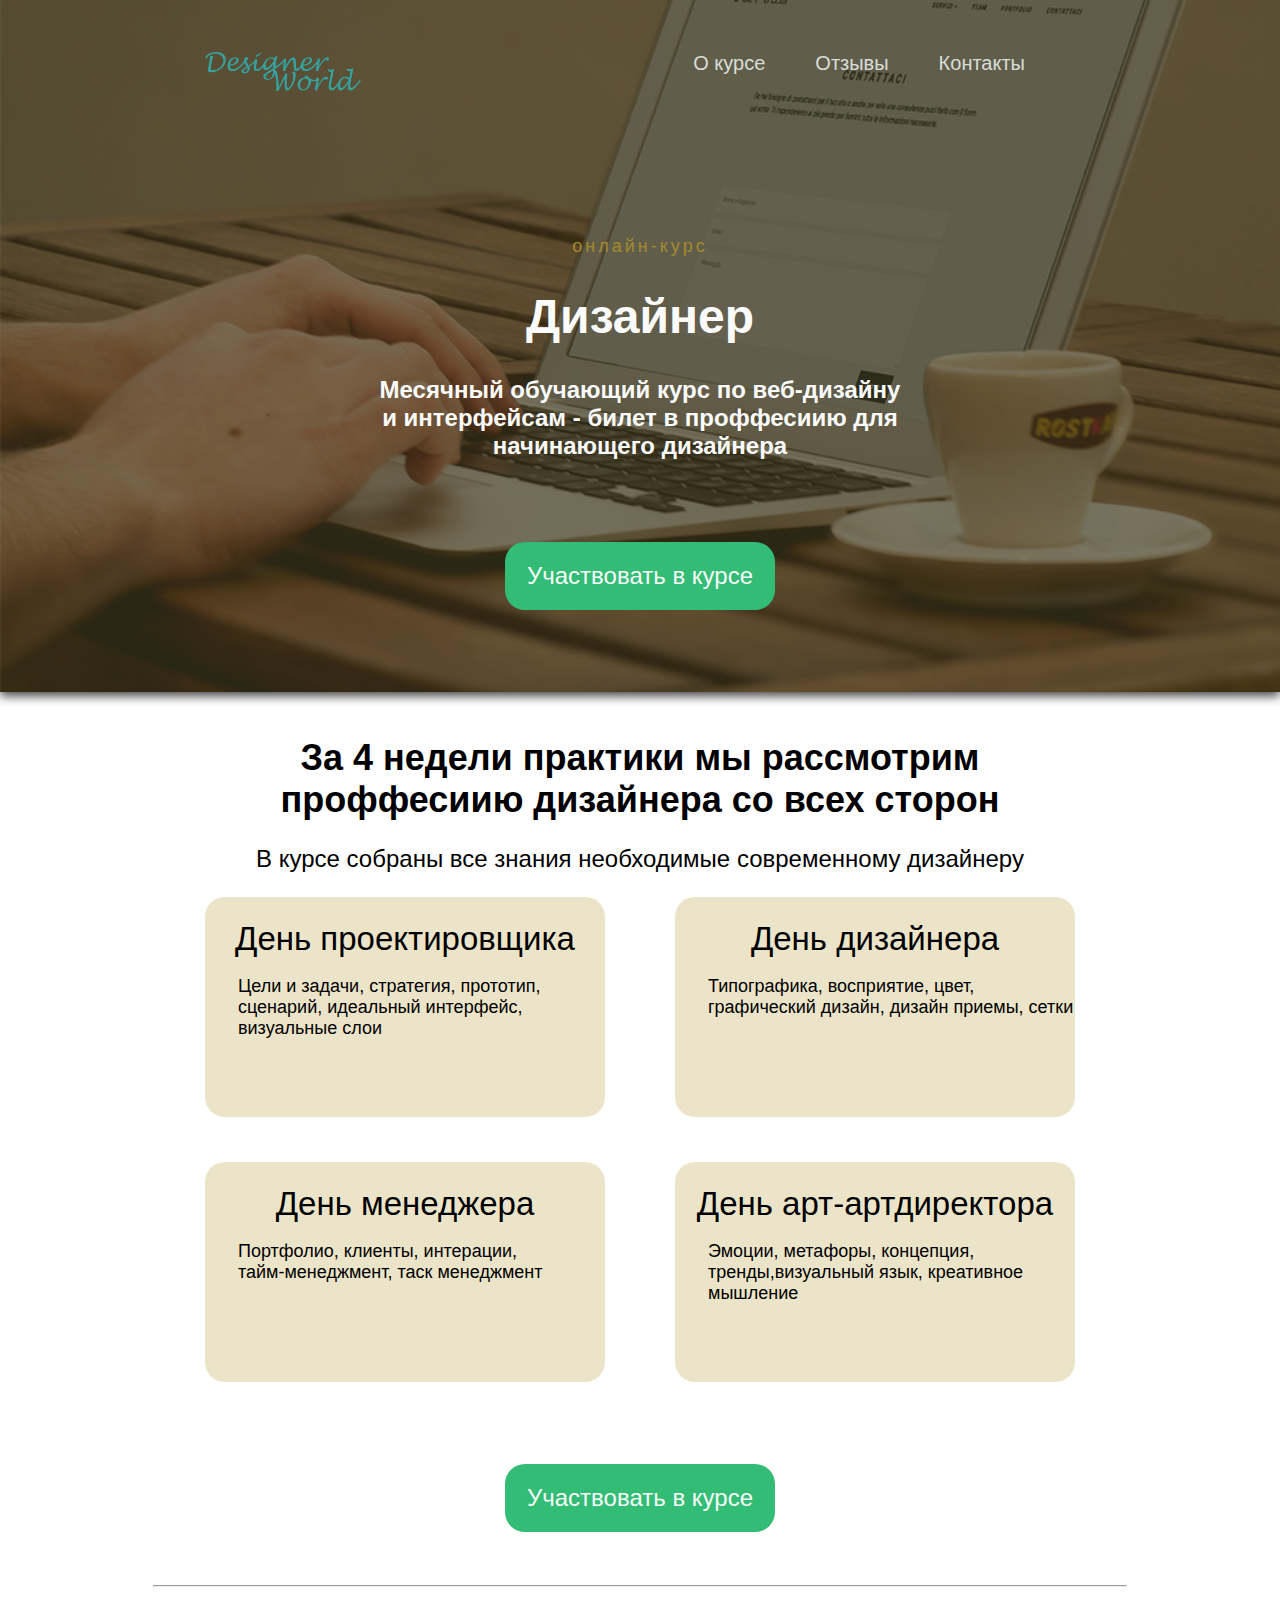
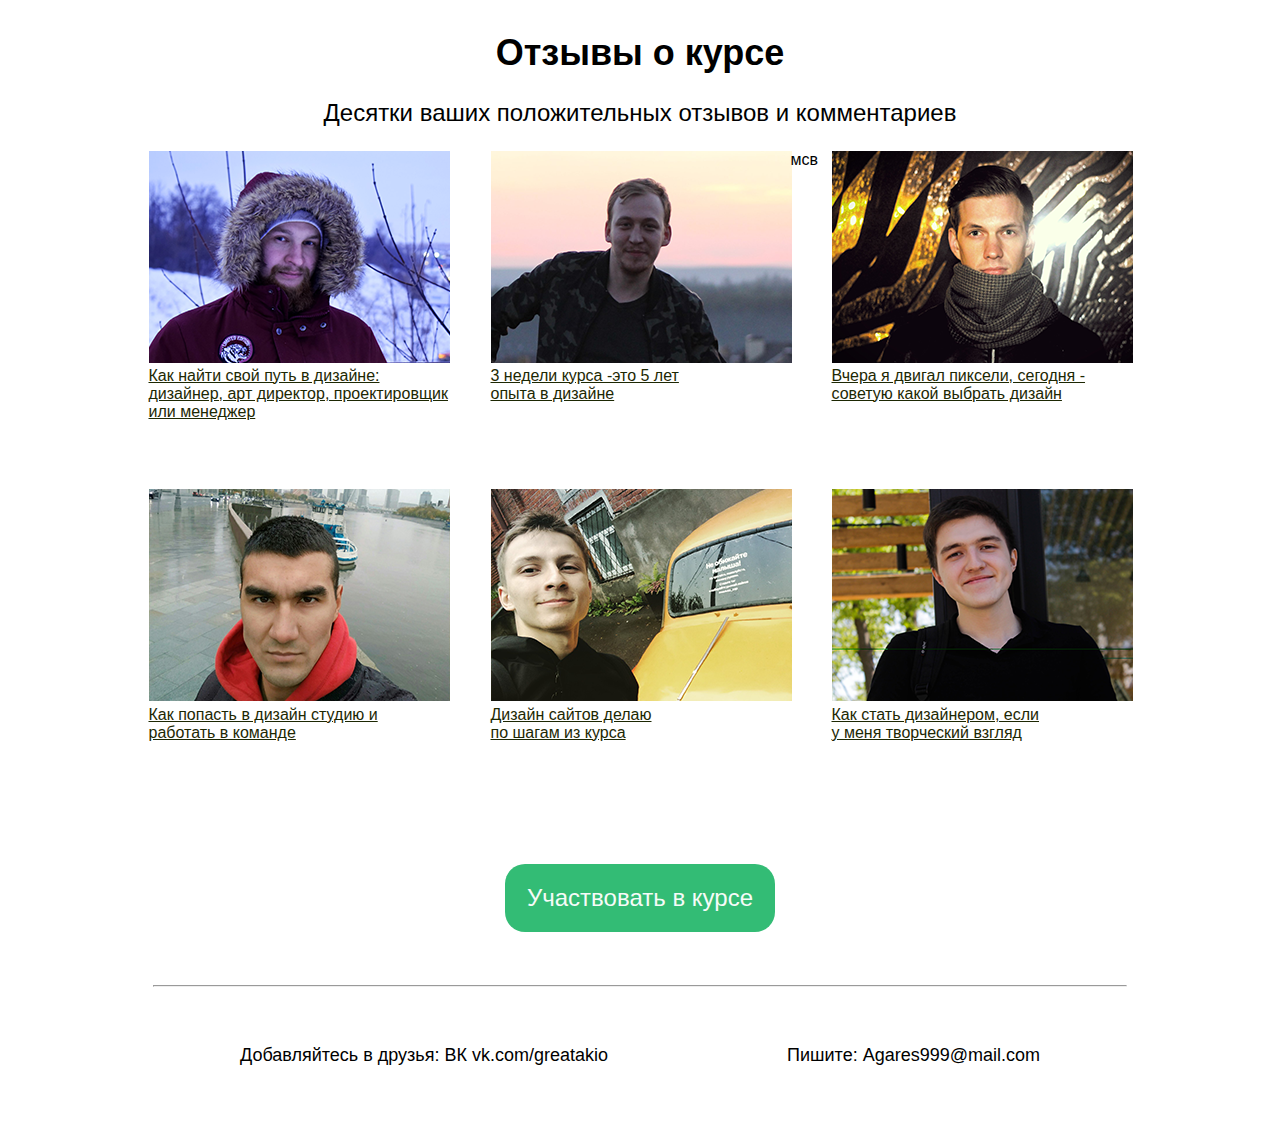
<file: DesignerWorld/index.html>
<!DOCTYPE html>
<html lang="ru">
<head>
	<meta charset="UTF-8">
	<title>DesignerWorld</title>
	<link rel="stylesheet" href="css/main.css">
	<link rel="stylesheet" href="css/magnific-popup.css">
</head>
<body>
<header> 
	<div class="container">
		<div class="logomenu clearfix">
		<img src="img/logo.png" alt="DesignerWorld" class="logo">
			<nav>
				<ul class="menu">
					<li>
						<a href="#">О курсе</a>
					</li>
					<li>
						<a href="#">Отзывы</a>
					</li>
					<li>
						<a href="#">Контакты</a>
					</li>
				</ul>
			</nav>
		</div>	
		<div class="titles">
			<div class="title_first">
				онлайн-курс
			</div>
			<h1>Дизайнер</h1>
			<h2>Месячный обучающий курс по веб-дизайну <br> и интерфейсам - билет в проффесиию для <br> начинающего дизайнера</h2>
		</div>
		<a href="#popup" class="button">Участвовать в курсе</a>
	</div>
	<div class="hidden">
		<div class="object" id="popup">
			<form>
			<input type="text" name="user" placeholder="Имя">
			<input type="email" name="email" placeholder="Email">
			<textarea name="message" id="message" cols="30" rows="4" placeholder="Сообщение"></textarea> <br>
			<input type="submit" name="ok" value="">
			</form>
		</div>
	</div>
</header>
<section class="prof">
	<div class="container">
		<div class="service_1 clearfix">
			<div class="toptitles">
				<h1>За 4 недели практики мы рассмотрим <br>проффесиию дизайнера со всех сторон</h1>
				<p>В курсе собраны все знания необходимые современному дизайнеру</p>
			</div>
			<div class="service">
				<p1>День проектировщика</p1>
				<p>Цели и задачи, стратегия, прототип, сценарий, идеальный интерфейс, визуальные слои</p>
			</div>
			<div class="service">
				<p1>День дизайнера</p1>
				<p>Типографика, восприятие, цвет,<br> графический дизайн,  дизайн приемы, сетки</p>
			</div> 
		</div>	
	</div>
 	<div class="container">
 		<div class="service_1 clearfix">
			<div class="toptitles">
			</div>
				<div class="service">
					<p1>День менеджера</p1>
					<p>Портфолио, клиенты, интерации, <br>тайм-менеджмент, таск менеджмент</p>
				</div>
				<div class="service">
					<p1>День арт-артдиректора</p1>
					<p>Эмоции, метафоры, концепция,<br>тренды,визуальный язык, креативное мышление</p>
				</div> 
			</div>	
		</div>
		<a href="#popup" class="button clearfix">Участвовать в курсе</a>
<hr class="line">
	</div>	
</section>
<section class="comment">
	<div class="toptitles">
					<h1>Отзывы о курсе</h1>
					<p>Десятки ваших положительных отзывов и комментариев</p>
				</div>
	<div class="container_bottom clearfix">
		<div class="reviews">
			<img src="img/pic_1.png" alt="DesignerWorld">
			<a href="#" class="reviews_bottom">Как найти свой путь в дизайне: дизайнер, арт директор, проектировщик или менеджер</a>
			
		</div>мсв 
			<div class="reviews">
			<img src="img/pic_2.png" alt="DesignerWorld">
			<a href="#" class="reviews_bottom">3 недели курса -это 5 лет <br> опыта в дизайне</a>
			</div>
			<div class="reviews">
			<img src="img/pic_3.png" alt="DesignerWorld">
			<a href="#" class="reviews_bottom">Вчера я двигал пиксели, сегодня - советую какой выбрать дизайн</a>
		</div>
		<div class="kik"></div>
	</div>
	<div class="toptitles">
		<div class="container_bottom clearfix">
			<div class="reviews">
				<img src="img/pic_4.png" alt="DesignerWorld">
				<a href="#" class="reviews_bottom">Как попасть в дизайн студию и работать в команде</a>
				
			</div>
			<div class="reviews">
				<img src="img/pic_5.png" alt="DesignerWorld">
				<a href="#" class="reviews_bottom">Дизайн сайтов делаю <br> по шагам из курса</a>
			</div>
			<div class="reviews">
				<img src="img/pic_6.png" alt="DesignerWorld">
				<a href="#" class="reviews_bottom">Как стать дизайнером, если <br> у меня творческий взгляд</a>
			</div>
	</div>
	<a href="#popup" class="button clearfix">Участвовать в курсе</a>
	<hr class="line">
</section>
<footer>
	<div class="contain_footer">
	<div class="vk">Добавляйтесь в друзья: ВК vk.com/greatakio 
	</div> 	
	<div class="mail">
		Пишите: Agares999@mail.com
	</div>
	</div>
</footer>
<script type="text/javascript" src="js/jquery-3.3.1.min.js"></script>
<script type="text/javascript" src="js/jquery.magnific-popup.min.js"></script>
<script type="text/javascript" src="js/js.js"></script>
</body>
</html>
</file>
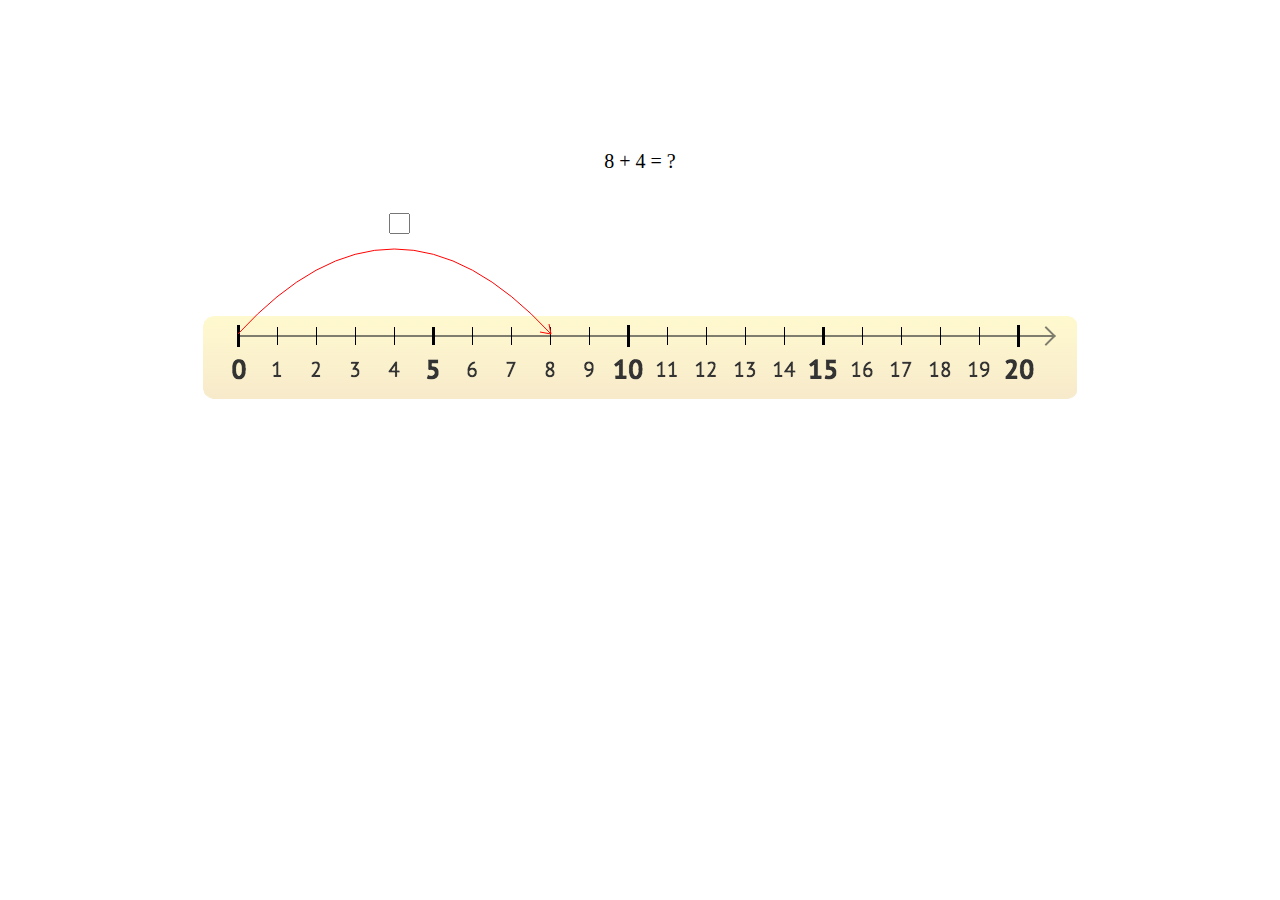
<file: index/index.html>
<!DOCTYPE html>
<html lang="en">
<head>
    <meta charset="UTF-8">
    <title>Document</title>
    <link rel="stylesheet" href="style.css">
    <script src="js.js" defer></script>
</head>
<body>
	<div class="equat">
		<p id="n1" class="n11">7</p> + <p id="n2">4</p> = <p id="n3">?</p>
	</div>
	<div class="inputs">
		<input oninput="f1()" type="text" id="inp1">
		<input oninput="f2()" type="text" id="inp2">	
	</div>
	<canvas id="c1" width="875" height="166"></canvas>
</body>
</html>
</file>
<file: DesignerWorld/css/main.css>
body {
	font-family: Comic Sans MS, sans-serif;
	margin:0;
	padding:0;
}
div {
	box-sizing: border-box;
}

header {
	background: url(../img/first-bg.jpg) no-repeat center top / cover;
	padding-bottom: 82px;
	box-shadow: 0px 4px 10px 0px rgba(0,0,0,0.75);
}

.clearfix:after {
	content: '';
	display: table;
	width: 100%;
	clear: both;
}

.container {
	width: 870px;
	margin: 0 auto;
}

.logo	{
	margin-top: 52px;
	float: left;
	height: 39px;
	width: 156px;
}

nav {
	float: right;
	margin-top: 52px;
}

.menu {
	margin:0;
	padding:0;
	display: block;
}

.menu li {
	float: left;
	display: block;
	margin-right: 50px;
	position: relative;
}

.menu a:hover {
	color: #33bc75;
	-webkit-transition: 0.3s;
	-moz-transition: 0.3s;
	-ms-transition: 0.3s;
	-o-transition: 0.3s;
	transition: 0.3s;
}

.menu a {
	color: #d9ddd8;
	text-decoration: none;
	font-size: 20px;
}

.titles {
	text-align: center; ;

}

.title_first {
	color: #a58a2e;
	font-size: 18px;
	letter-spacing: 3px;
	text-align: center;
	margin-top: 145px;
}

.titles h1 {
	color: #fafbfa;
	font-size: 48px
}

.titles h2 {
	color: #fafbfa;
	font-size: 24px
}

.button {
	text-align: center;
	color: #f6fbf8;
	background-color: #33bc75;
	text-decoration: none;
	border-radius: 20px;
	display: block;
	width: 270px;
	padding: 20px 0;
	margin: 0 auto;
	font-size: 24px;
	margin-top: 82px;
}

.button:hover {
	box-shadow: inset 0 2px 10px 1px rgba(0,0,0,.3),
	 			inset 0 0 0 60px rgba(0,0,0,.3),
	 				 0 1px rgba(255,255,255,.08);
	-webkit-transition: 0.3s;
	-moz-transition: 0.3s;
	-ms-transition: 0.3s;
	-o-transition: 0.3s;
	transition: 0.3s;
}

 .toptitles {
 	text-align: center;
 	margin-top: 45px;
 }

 .toptitles h1 {
 	font-size: 36px;
 	font-weight: bold;
 }

 .toptitles p {
 	font-size: 24px;
 }

.service {
	float: left;
	background-color: #ebe4c9;
	height: 220px;
	width: 400px;
	border-radius: 20px;
	text-align: center;
	padding: 23px 0;
	
}

.service p1 {
	font-size: 33px;
}

.service p {
	font-size: 18px;
	text-align: left;
	padding-left: 33px;
}

.service:last-child {
	float: right;
}

.line {
	color: red;
	width: 972px;
	}

.line {
	
	width: 972px;
	margin-top: 53px;
}

.container_bottom  {
	width: 983px;
	margin: 0 auto; 
	}

.reviews	{
	float: left;
	height: 293px;
	width: 300px;
	text-align: left;
}

.reviews:nth-child(3) {
	float: right;
}

.reviews:nth-child(2) {
	margin-left: 42px;
}

.reviews_bottom {
	color: #1d2803;
}

.container_bottom  {
	width: 983px;
	margin: 0 auto; 
}

.contain_footer {
	width: 800px;
	height: 140px;
	font-size: 18px;
	padding-top: 50px;
	margin: 0 auto;
}

.vk {
	float: left;
}

.mail {
	float: right;
}

.hidden {
	display: none;
}

.object {
	background-color: #fff;
	width: 450px;
	height: 450px;
	border-radius: 50%;
	text-align: center;
	margin: 0 auto;
	padding-top: 110px;
}

.object:hover {
	-webkit-transition: 0.3s;
	-moz-transition: 0.3s;
	-ms-transition: 0.3s;
	-o-transition: 0.3s;
	transition: 0.3s;
	box-shadow: inset 0 2px 10px 1px rgba(51,188,117,.3),
	 			inset 0 0 0 3px rgba(51,188,117,.3),
	 				 0 1px rgba(51,188,117,.08);
}

.object input[type="submit"] {
	background: url(../img/ok.png) no-repeat;
	outline: none;
	height: 68px;
	width: 67px;
	border: none;
	position: absolute;
	left: 50%;
	margin-left: -33.5px;
	margin-top: 33px;
	cursor: pointer;
}

.object input[type="submit"]:hover {
 -webkit-transform: scale(1.4);
 -moz-transform: scale(1.4);
 -ms-transform: scale(1.4);
 -o-transform: scale(1.4);
 transform: scale(1.4);
  -webkit-transition: 0.3s;
  -moz-transition: 0.3s;
  -ms-transition: 0.3s;
  -o-transition: 0.3s;
  transition: 0.3s;
}

.object input {
	width: 276px;
	height: 31px;
	font-size: 14px;
	box-sizing: border-box;
	padding-left: 18px;
	border: 1px solid #d8d8d8;
	color: #d8d8d8;
	margin-bottom: 13px;
}

#message {
	width: 276px;
	font-size: 14px;
	box-sizing: border-box;
	padding-left: 18px;
	border: 1px solid #d8d8d8;
	color: #d8d8d8;
	font-family: Open Sans;
}
</file>
<file: index/style.css>
body {
	text-align: center;
}

input {
	width: 13px;
}

.equat {
	text-align: center;
	font-size: 20px;
	margin-top: 150px;
	margin-bottom: 40px;
}


p {
	display: inline-block;
	margin: 0;
}

#inp2 {
	display: none;
}

#c1 {
	width: 875px;
	height: 166px;
	background-image: url(sprite.png);
}

.inputs {
	text-align: left;
	width: 875px;
	margin: 0 auto;
}
</file>
